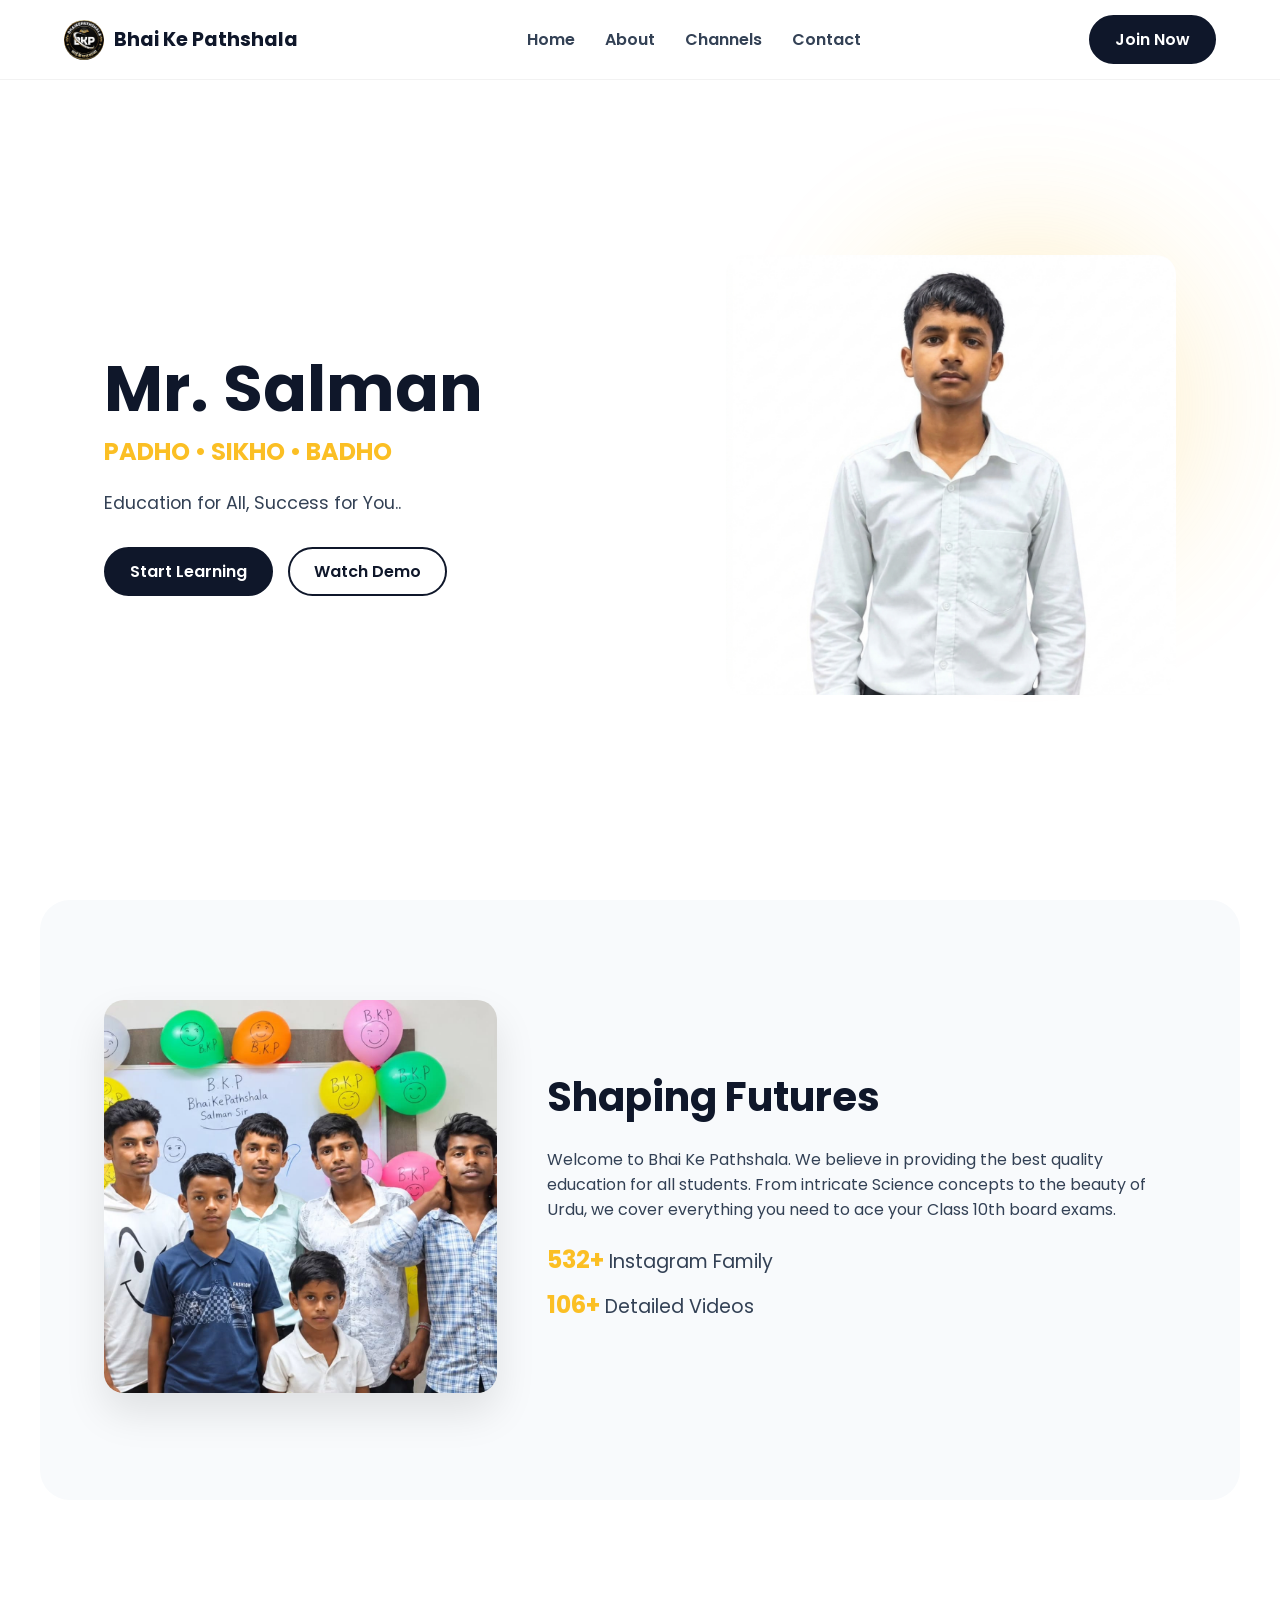
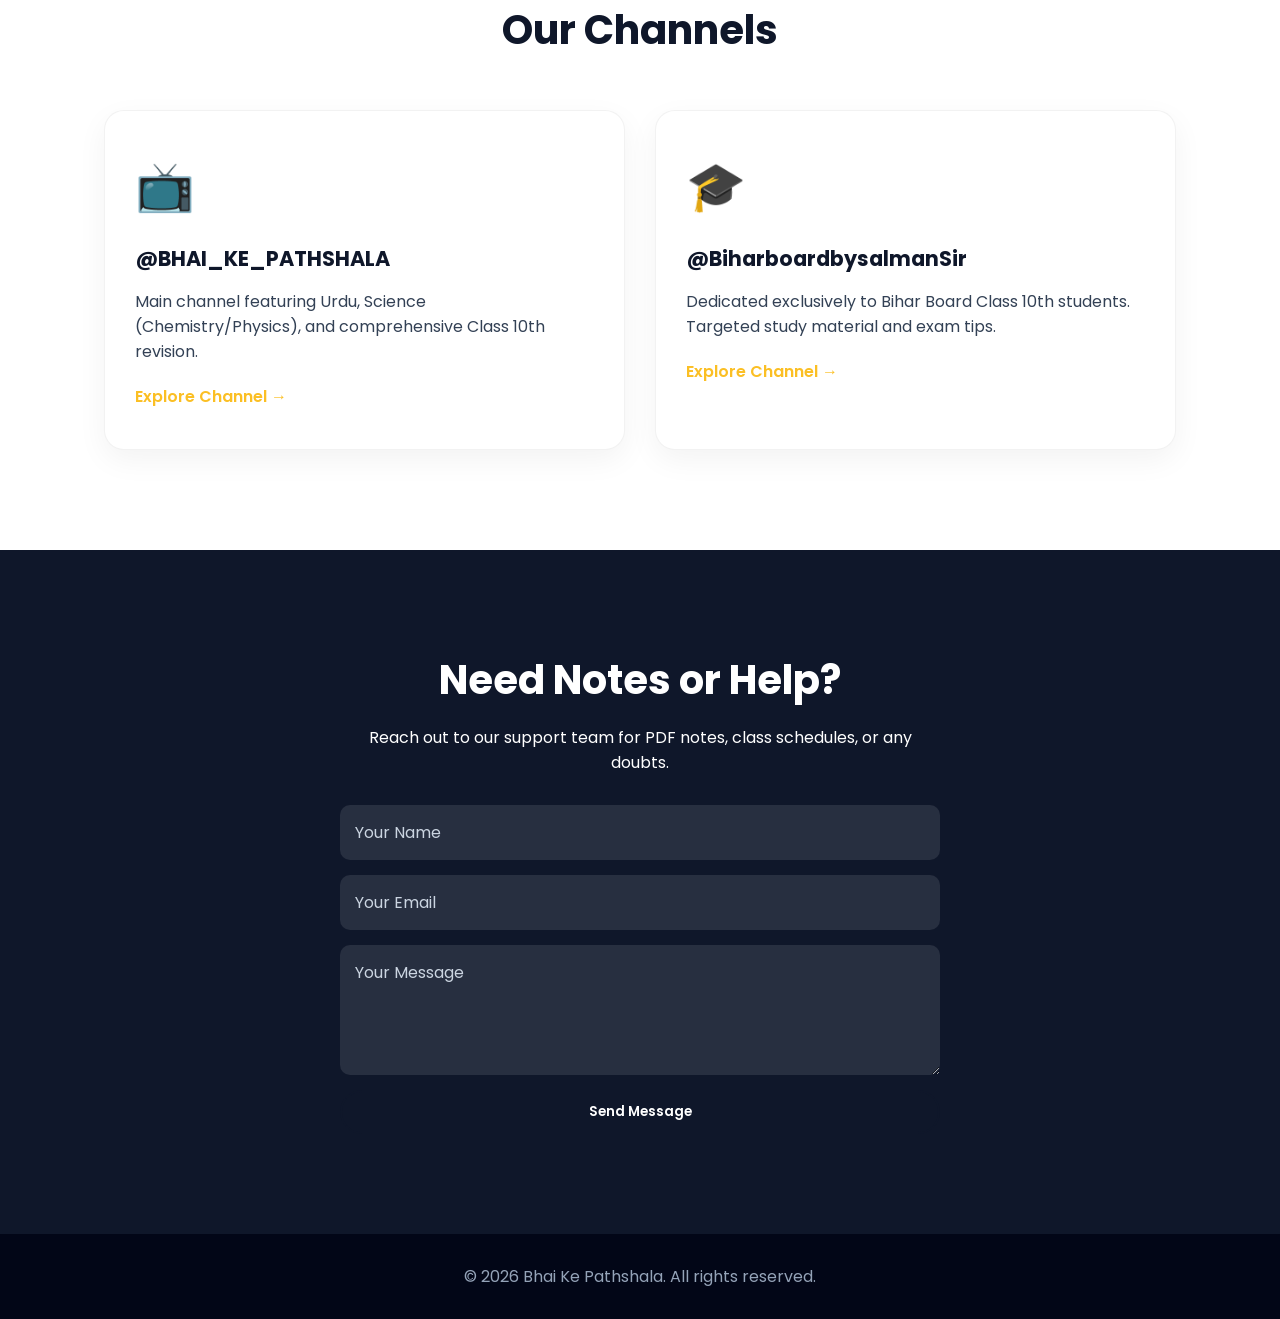
<file: index.html>
<!DOCTYPE html>
<html lang="en">
<head>
    <meta charset="UTF-8">
    <meta name="viewport" content="width=device-width, initial-scale=1.0">
    <title>Mr. Salman | Bhai Ke Pathshala</title>
    <link rel="icon" type="image/png" href="images/logo.png">
    <link href="https://fonts.googleapis.com/css2?family=Poppins:wght@300;400;600;700&display=swap" rel="stylesheet">
    <link rel="stylesheet" href="style.css">
</head>
<body>

    <!-- Sticky Navbar -->
    <nav id="navbar">
        <div class="nav-container">
            <div class="logo">
                <img src="images/logo.png" alt="BKP Logo">
                <span>Bhai Ke Pathshala</span>
            </div>
            <ul class="nav-links">
                <li><a href="#home">Home</a></li>
                <li><a href="#about">About</a></li>
                <li><a href="#channels">Channels</a></li>
                <li><a href="#contact">Contact</a></li>
            </ul>
            <a href="#channels" class="btn-primary">Join Now</a>
        </div>
    </nav>

    <!-- Hero Section -->
    <section id="home" class="hero">
        <div class="hero-content animate-on-scroll">
            <h1>Mr. Salman</h1>
            <h2 class="tagline">PADHO • SIKHO • BADHO</h2>
            <p>Education for All, Success for You..</p>
            <div class="hero-buttons">
                <a href="#channels" class="btn-primary">Start Learning</a>
                <a href="#about" class="btn-secondary">Watch Demo</a>
            </div>
        </div>
        <div class="hero-image animate-on-scroll">
            <div class="image-glow"></div>
            <img src="images/salman-sir.png" alt="Mr Salman Sir">
        </div>
    </section>

    <!-- About Section -->
    <section id="about" class="about">
        <div class="about-image animate-on-scroll">
            <img src="images/about.png" alt="Teaching Class">
        </div>
        <div class="about-content animate-on-scroll">
            <h2>Shaping Futures</h2>
            <p>Welcome to Bhai Ke Pathshala. We believe in providing the best quality education for all students. From intricate Science concepts to the beauty of Urdu, we cover everything you need to ace your Class 10th board exams.</p>
            <ul class="stats">
                <li><strong>532+</strong> Instagram Family</li>
                <li><strong>106+</strong> Detailed Videos</li>
            </ul>
        </div>
    </section>

    <!-- Channels Section -->
    <section id="channels" class="channels">
        <h2 class="section-title animate-on-scroll">Our Channels</h2>
        <div class="cards-container">
            <!-- Card 1 -->
            <div class="channel-card animate-on-scroll">
                <div class="card-icon">📺</div>
                <h3>@BHAI_KE_PATHSHALA</h3>
                <p>Main channel featuring Urdu, Science (Chemistry/Physics), and comprehensive Class 10th revision.</p>
                <a href="#" class="card-link">Explore Channel →</a>
            </div>
            <!-- Card 2 -->
            <div class="channel-card animate-on-scroll">
                <div class="card-icon">🎓</div>
                <h3>@BiharboardbysalmanSir</h3>
                <p>Dedicated exclusively to Bihar Board Class 10th students. Targeted study material and exam tips.</p>
                <a href="#" class="card-link">Explore Channel →</a>
            </div>
        </div>
    </section>

    <!-- Contact Section -->
    <section id="contact" class="contact">
        <div class="contact-box animate-on-scroll">
            <h2>Need Notes or Help?</h2>
            <p>Reach out to our support team for PDF notes, class schedules, or any doubts.</p>
            <form class="contact-form">
                <input type="text" placeholder="Your Name" required>
                <input type="email" placeholder="Your Email" required>
                <textarea placeholder="Your Message" rows="4" required></textarea>
                <button type="submit" class="btn-primary">Send Message</button>
            </form>
        </div>
    </section>

    <!-- Footer -->
    <footer>
        <div class="footer-content">
            <p>&copy; 2026 Bhai Ke Pathshala. All rights reserved.</p>
        </div>
    </footer>

    <script src="script.js"></script>
</body>
</html>
</file>
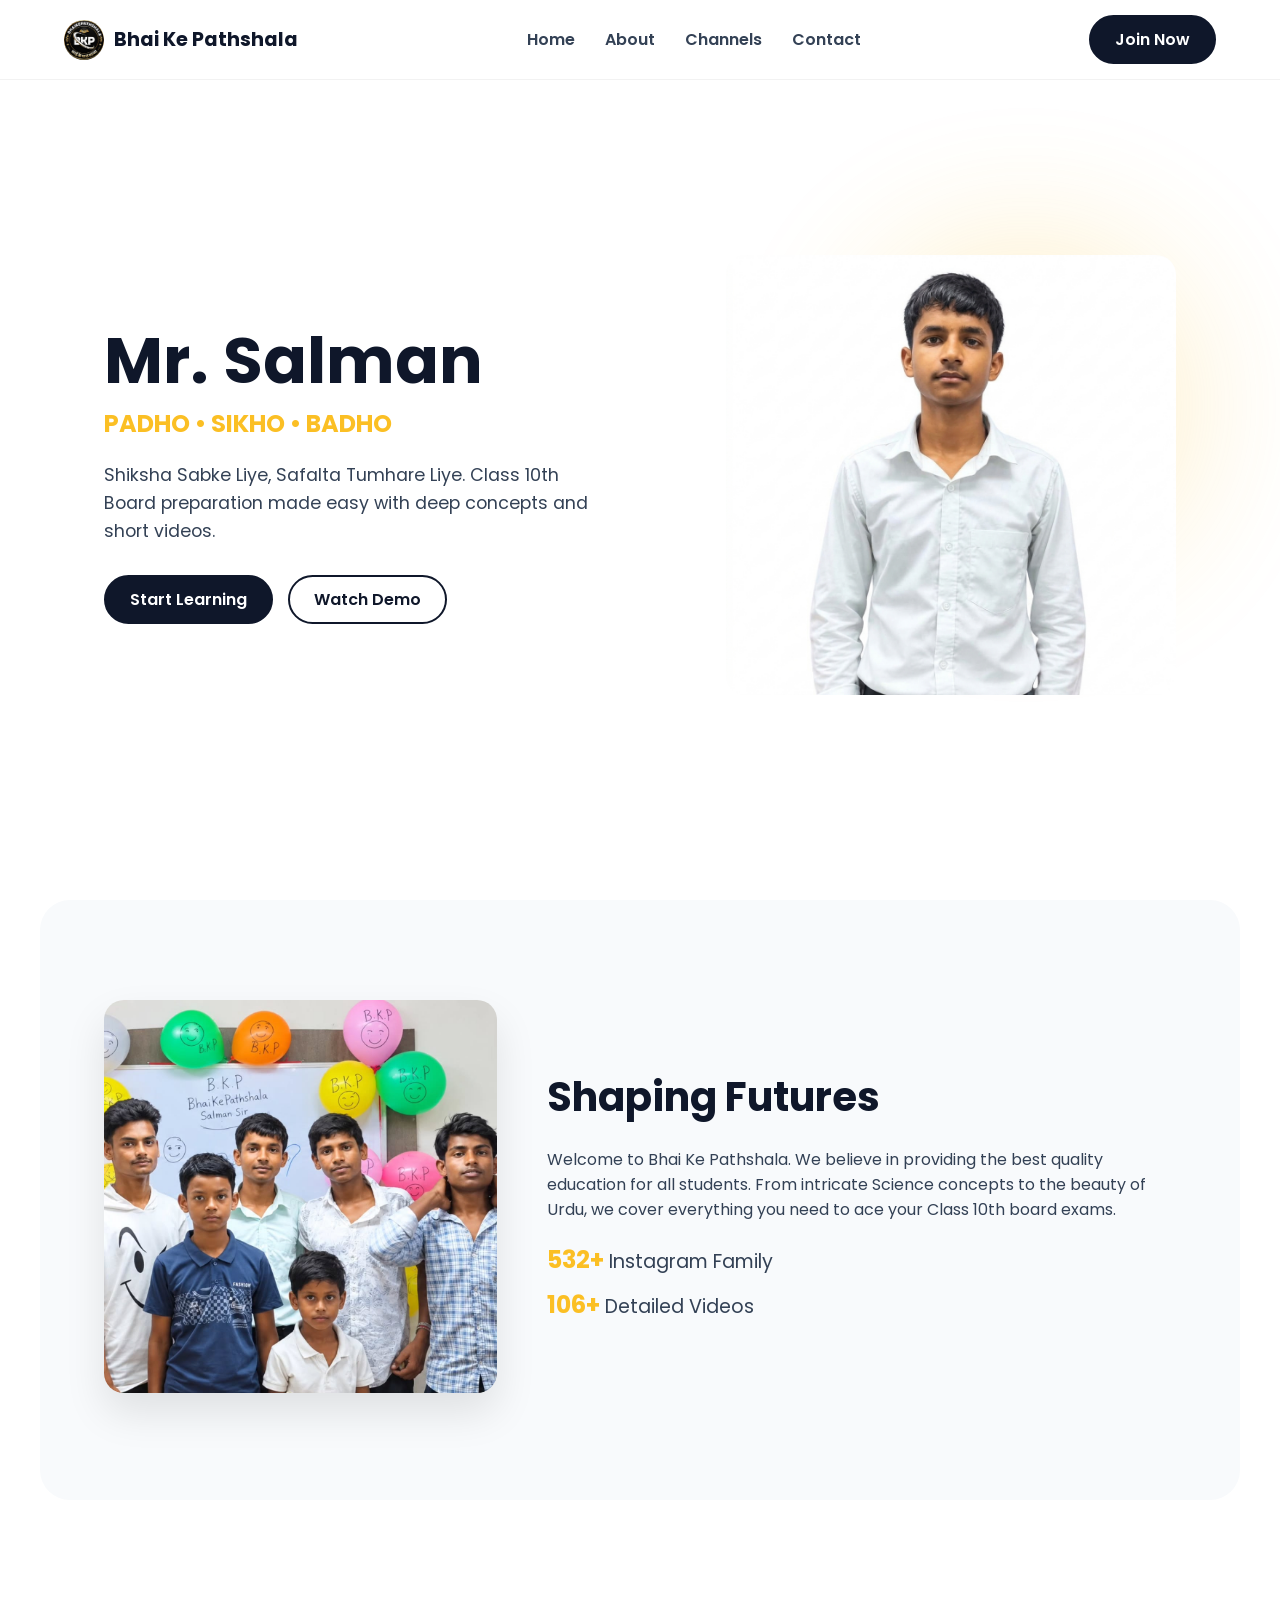
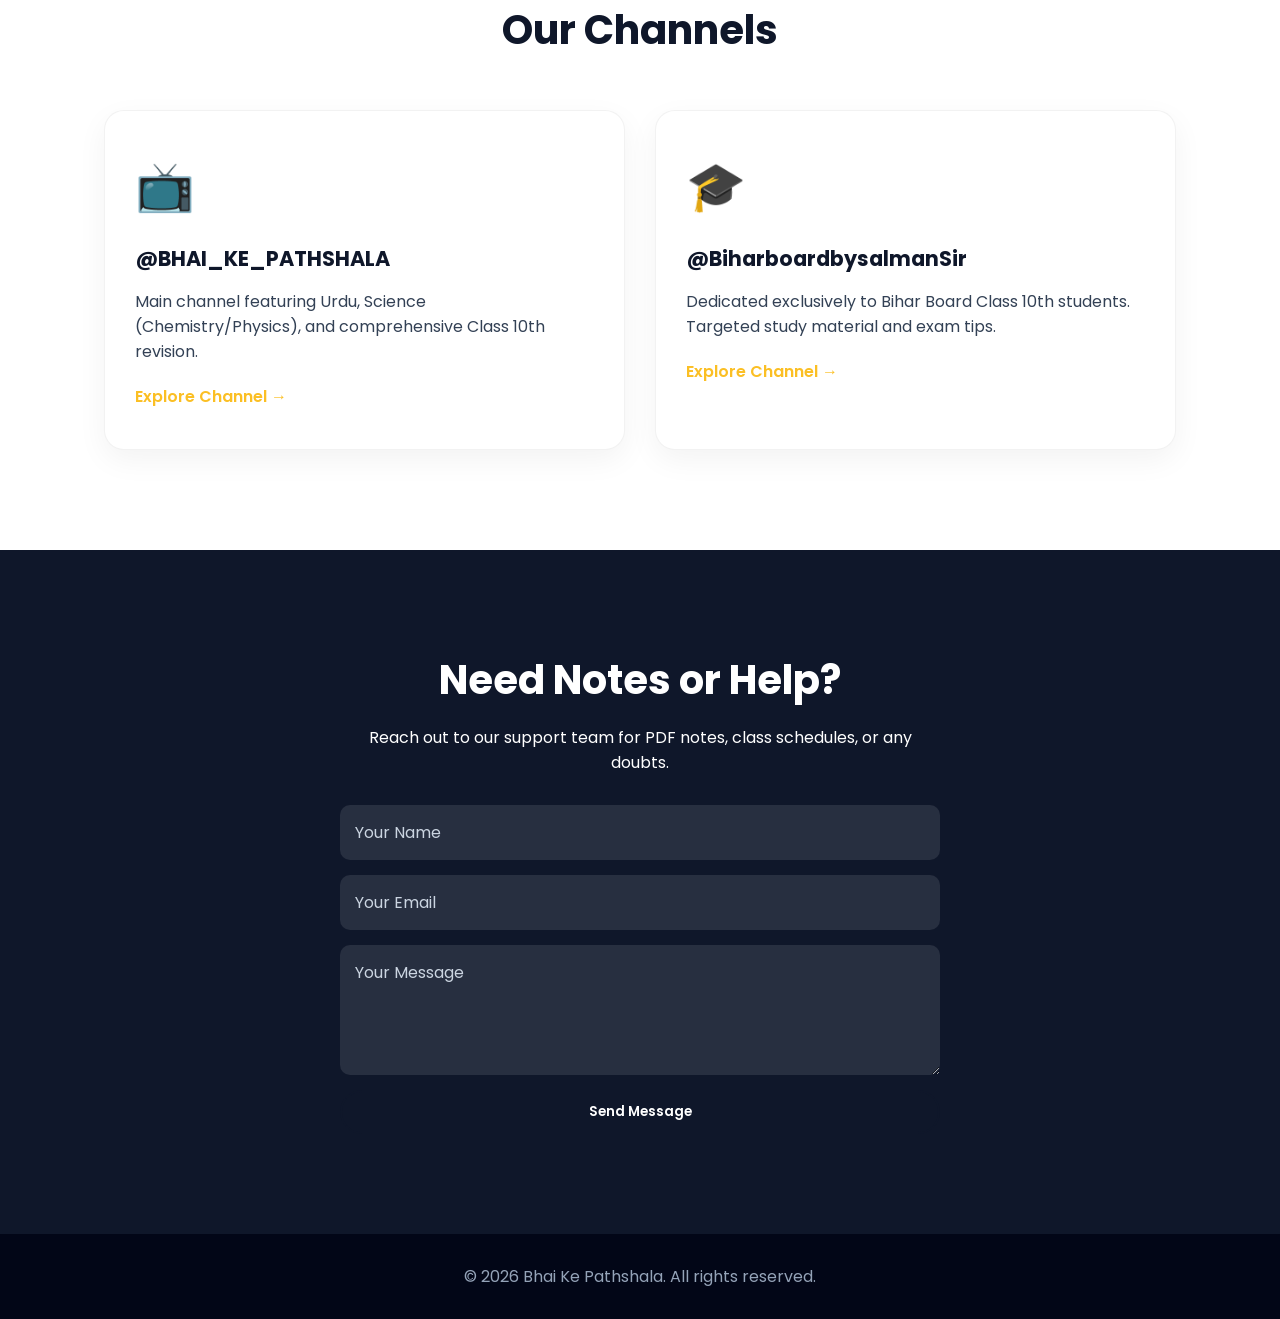
<file: index (2).html>
<!DOCTYPE html>
<html lang="en">
<head>
    <meta charset="UTF-8">
    <meta name="viewport" content="width=device-width, initial-scale=1.0">
    <title>Mr. Salman | Bhai Ke Pathshala</title>
    <link href="https://fonts.googleapis.com/css2?family=Poppins:wght@300;400;600;700&display=swap" rel="stylesheet">
    <link rel="stylesheet" href="style.css">
</head>
<body>

    <!-- Sticky Navbar -->
    <nav id="navbar">
        <div class="nav-container">
            <div class="logo">
                <img src="images/logo.png" alt="BKP Logo">
                <span>Bhai Ke Pathshala</span>
            </div>
            <ul class="nav-links">
                <li><a href="#home">Home</a></li>
                <li><a href="#about">About</a></li>
                <li><a href="#channels">Channels</a></li>
                <li><a href="#contact">Contact</a></li>
            </ul>
            <a href="#channels" class="btn-primary">Join Now</a>
        </div>
    </nav>

    <!-- Hero Section -->
    <section id="home" class="hero">
        <div class="hero-content animate-on-scroll">
            <h1>Mr. Salman</h1>
            <h2 class="tagline">PADHO • SIKHO • BADHO</h2>
            <p>Shiksha Sabke Liye, Safalta Tumhare Liye. Class 10th Board preparation made easy with deep concepts and short videos.</p>
            <div class="hero-buttons">
                <a href="#channels" class="btn-primary">Start Learning</a>
                <a href="#about" class="btn-secondary">Watch Demo</a>
            </div>
        </div>
        <div class="hero-image animate-on-scroll">
            <div class="image-glow"></div>
            <img src="images/salman-sir.png" alt="Mr Salman Sir">
        </div>
    </section>

    <!-- About Section -->
    <section id="about" class="about">
        <div class="about-image animate-on-scroll">
            <img src="images/about.png" alt="Teaching Class">
        </div>
        <div class="about-content animate-on-scroll">
            <h2>Shaping Futures</h2>
            <p>Welcome to Bhai Ke Pathshala. We believe in providing the best quality education for all students. From intricate Science concepts to the beauty of Urdu, we cover everything you need to ace your Class 10th board exams.</p>
            <ul class="stats">
                <li><strong>532+</strong> Instagram Family</li>
                <li><strong>106+</strong> Detailed Videos</li>
            </ul>
        </div>
    </section>

    <!-- Channels Section -->
    <section id="channels" class="channels">
        <h2 class="section-title animate-on-scroll">Our Channels</h2>
        <div class="cards-container">
            <!-- Card 1 -->
            <div class="channel-card animate-on-scroll">
                <div class="card-icon">📺</div>
                <h3>@BHAI_KE_PATHSHALA</h3>
                <p>Main channel featuring Urdu, Science (Chemistry/Physics), and comprehensive Class 10th revision.</p>
                <a href="#" class="card-link">Explore Channel →</a>
            </div>
            <!-- Card 2 -->
            <div class="channel-card animate-on-scroll">
                <div class="card-icon">🎓</div>
                <h3>@BiharboardbysalmanSir</h3>
                <p>Dedicated exclusively to Bihar Board Class 10th students. Targeted study material and exam tips.</p>
                <a href="#" class="card-link">Explore Channel →</a>
            </div>
        </div>
    </section>

    <!-- Contact Section -->
    <section id="contact" class="contact">
        <div class="contact-box animate-on-scroll">
            <h2>Need Notes or Help?</h2>
            <p>Reach out to our support team for PDF notes, class schedules, or any doubts.</p>
            <form class="contact-form">
                <input type="text" placeholder="Your Name" required>
                <input type="email" placeholder="Your Email" required>
                <textarea placeholder="Your Message" rows="4" required></textarea>
                <button type="submit" class="btn-primary">Send Message</button>
            </form>
        </div>
    </section>

    <!-- Footer -->
    <footer>
        <div class="footer-content">
            <p>&copy; 2026 Bhai Ke Pathshala. All rights reserved.</p>
        </div>
    </footer>

    <script src="script.js"></script>
</body>
</html>
</file>
<file: style.css>
/* Base & Variables */
:root {
    --primary: #fbbf24; /* Premium Gold/Yellow */
    --dark: #0f172a; /* Navy Dark */
    --light: #ffffff;
    --gray: #f8fafc;
    --text: #334155;
}

* {
    margin: 0;
    padding: 0;
    box-sizing: border-box;
    font-family: 'Poppins', sans-serif;
}

body {
    background-color: var(--light);
    color: var(--text);
    overflow-x: hidden;
}

/* Glassmorphism Navbar */
#navbar {
    position: fixed;
    top: 0;
    width: 100%;
    padding: 15px 5%;
    background: rgba(255, 255, 255, 0.8);
    backdrop-filter: blur(12px);
    z-index: 1000;
    border-bottom: 1px solid rgba(0,0,0,0.05);
    transition: 0.3s ease;
}

#navbar.scrolled {
    padding: 10px 5%;
    box-shadow: 0 10px 30px rgba(0,0,0,0.1);
}

.nav-container {
    display: flex;
    justify-content: space-between;
    align-items: center;
    max-width: 1200px;
    margin: 0 auto;
}

.logo {
    display: flex;
    align-items: center;
    gap: 10px;
    font-weight: 700;
    font-size: 1.2rem;
    color: var(--dark);
}

.logo img {
    width: 40px;
    height: 40px;
    border-radius: 50%;
}

.nav-links {
    list-style: none;
    display: flex;
    gap: 30px;
}

.nav-links a {
    text-decoration: none;
    color: var(--text);
    font-weight: 600;
    transition: 0.3s;
}

.nav-links a:hover {
    color: var(--primary);
}

/* Buttons */
.btn-primary {
    background: var(--dark);
    color: var(--light);
    padding: 10px 24px;
    border-radius: 50px;
    text-decoration: none;
    font-weight: 600;
    transition: 0.3s;
    border: 2px solid var(--dark);
}

.btn-primary:hover {
    background: var(--primary);
    border-color: var(--primary);
    color: var(--dark);
}

.btn-secondary {
    background: transparent;
    color: var(--dark);
    padding: 10px 24px;
    border-radius: 50px;
    text-decoration: none;
    font-weight: 600;
    border: 2px solid var(--dark);
    transition: 0.3s;
}

.btn-secondary:hover {
    background: var(--gray);
}

/* Hero Section */
.hero {
    display: flex;
    align-items: center;
    justify-content: space-between;
    min-height: 100vh;
    padding: 100px 5% 50px;
    max-width: 1200px;
    margin: 0 auto;
}

.hero-content {
    flex: 1;
    padding-right: 50px;
}

.hero-content h1 {
    font-size: 4rem;
    color: var(--dark);
    line-height: 1.1;
    margin-bottom: 10px;
}

.tagline {
    font-size: 1.5rem;
    color: var(--primary);
    margin-bottom: 20px;
}

.hero-content p {
    font-size: 1.1rem;
    margin-bottom: 30px;
    line-height: 1.6;
}

.hero-buttons {
    display: flex;
    gap: 15px;
}

.hero-image {
    flex: 1;
    position: relative;
    display: flex;
    justify-content: flex-end;
}

.image-glow {
    position: absolute;
    width: 300px;
    height: 300px;
    background: var(--primary);
    border-radius: 50%;
    filter: blur(80px);
    opacity: 0.3;
    z-index: -1;
}

.hero-image img {
    width: 100%;
    max-width: 450px;
    border-radius: 20px;
}

/* About Section */
.about {
    display: flex;
    align-items: center;
    gap: 50px;
    padding: 100px 5%;
    max-width: 1200px;
    margin: 0 auto;
    background: var(--gray);
    border-radius: 30px;
}

.about-image img {
    width: 100%;
    border-radius: 20px;
    box-shadow: 0 20px 40px rgba(0,0,0,0.1);
}

.about-content h2 {
    font-size: 2.5rem;
    color: var(--dark);
    margin-bottom: 20px;
}

.stats {
    list-style: none;
    margin-top: 20px;
}

.stats li {
    font-size: 1.2rem;
    margin-bottom: 10px;
}

.stats strong {
    color: var(--primary);
    font-size: 1.5rem;
}

/* Channels Section */
.channels {
    padding: 100px 5%;
    max-width: 1200px;
    margin: 0 auto;
    text-align: center;
}

.section-title {
    font-size: 2.5rem;
    color: var(--dark);
    margin-bottom: 50px;
}

.cards-container {
    display: grid;
    grid-template-columns: repeat(auto-fit, minmax(300px, 1fr));
    gap: 30px;
}

.channel-card {
    background: var(--light);
    padding: 40px 30px;
    border-radius: 20px;
    box-shadow: 0 10px 30px rgba(0,0,0,0.05);
    transition: transform 0.4s, box-shadow 0.4s;
    text-align: left;
    border: 1px solid rgba(0,0,0,0.05);
}

.channel-card:hover {
    transform: translateY(-10px);
    box-shadow: 0 20px 40px rgba(0,0,0,0.1);
}

.card-icon {
    font-size: 3rem;
    margin-bottom: 20px;
}

.channel-card h3 {
    font-size: 1.3rem;
    color: var(--dark);
    margin-bottom: 15px;
}

.card-link {
    display: inline-block;
    margin-top: 20px;
    color: var(--primary);
    text-decoration: none;
    font-weight: 600;
}

/* Contact Section */
.contact {
    padding: 100px 5%;
    background: var(--dark);
    color: var(--light);
}

.contact-box {
    max-width: 600px;
    margin: 0 auto;
    text-align: center;
}

.contact-box h2 {
    font-size: 2.5rem;
    margin-bottom: 15px;
}

.contact-form {
    display: flex;
    flex-direction: column;
    gap: 15px;
    margin-top: 30px;
}

.contact-form input, .contact-form textarea {
    width: 100%;
    padding: 15px;
    border-radius: 10px;
    border: none;
    background: rgba(255,255,255,0.1);
    color: var(--light);
    font-size: 1rem;
    outline: none;
}

.contact-form input::placeholder, .contact-form textarea::placeholder {
    color: #cbd5e1;
}

/* Footer */
footer {
    background: #020617;
    color: #94a3b8;
    text-align: center;
    padding: 30px;
}

/* Scroll Animations */
.animate-on-scroll {
    opacity: 0;
    transform: translateY(40px);
    transition: opacity 0.8s ease-out, transform 0.8s ease-out;
}

.animate-on-scroll.show {
    opacity: 1;
    transform: translateY(0);
}

/* Mobile Responsive */
@media (max-width: 768px) {
    .nav-links { display: none; }
    .hero { flex-direction: column; text-align: center; padding-top: 120px; }
    .hero-content { padding-right: 0; margin-bottom: 40px; }
    .hero-buttons { justify-content: center; }
    .hero-content h1 { font-size: 2.8rem; }
    .about { flex-direction: column; }
}
</file>
